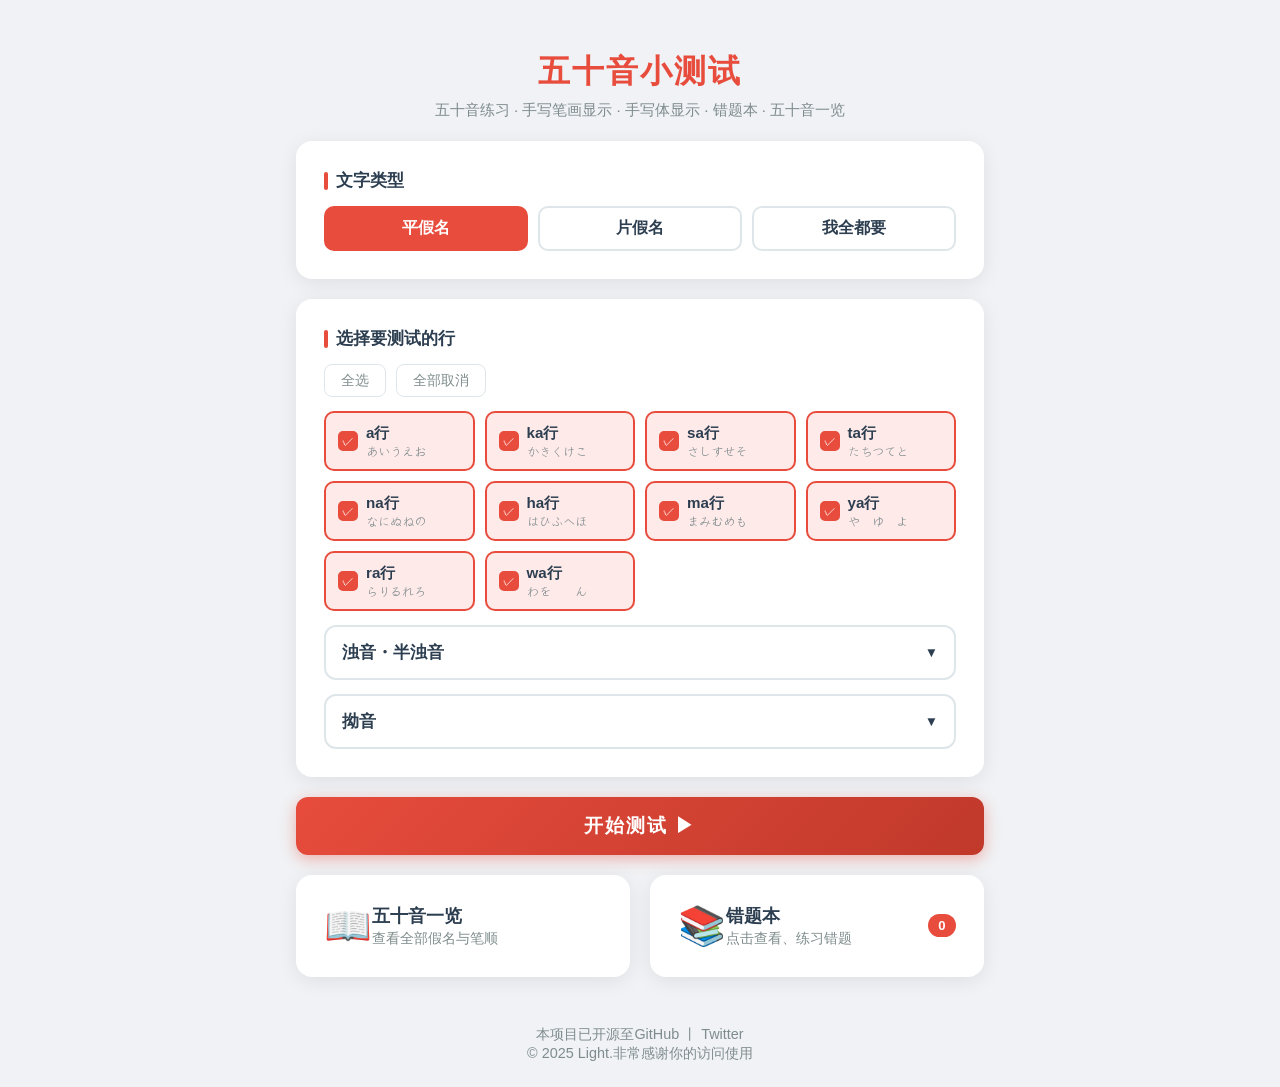
<file: index.html>
<!DOCTYPE html>
<html lang="zh-CN">
<head>
<meta charset="UTF-8">
<meta name="viewport" content="width=device-width, initial-scale=1.0">
<title>日语五十音测试</title>
<link rel="preconnect" href="https://fonts.googleapis.com">
<link rel="preconnect" href="https://fonts.gstatic.com" crossorigin>
<link href="https://fonts.googleapis.com/css2?family=Klee+One:wght@400;600&display=swap" rel="stylesheet">
<link rel="stylesheet" href="css/style.css">
</head>
<body>
<div class="container">
  <header>
    <h1 id="pageTitle">五十音小测试</h1>
    <p id="pageSubtitle">五十音练习 · 手写笔画显示 · 手写体显示 · 错题本 · 五十音一览</p>
  </header>

  <!-- ===== 设置界面 ===== -->
  <div id="setupScreen">
    <div class="card">
      <div class="section-title">文字类型</div>
      <div class="script-toggle" id="scriptToggle">
        <button data-script="hiragana" class="active">平假名</button>
        <button data-script="katakana">片假名</button>
        <button data-script="both">我全都要</button>
      </div>
    </div>
    <div class="card">
      <div class="section-title">选择要测试的行</div>
      <div class="select-all-row">
        <button onclick="selectAll(true)">全选</button>
        <button onclick="selectAll(false)">全部取消</button>
      </div>
      <div class="row-grid" id="rowGrid"></div>
      <button class="collapse-toggle" id="dakuonRowToggle" onclick="toggleCollapse('dakuonRowToggle','dakuonRowBody')" style="margin-top:14px">
        <span>浊音・半浊音</span><span class="arrow">▼</span>
      </button>
      <div class="collapse-body" id="dakuonRowBody">
        <div class="row-grid" id="dakuonRowGrid" style="margin-top:14px"></div>
      </div>
      <button class="collapse-toggle" id="youonRowToggle" onclick="toggleCollapse('youonRowToggle','youonRowBody')" style="margin-top:14px">
        <span>拗音</span><span class="arrow">▼</span>
      </button>
      <div class="collapse-body" id="youonRowBody">
        <div class="row-grid" id="youonRowGrid" style="margin-top:14px"></div>
      </div>
    </div>
    <button class="start-btn" onclick="startTest()">开始测试 ▶</button>

    <div class="big_card" style="display: flex;gap: 20px">
          <div class="card book-card" onclick="openChart()">
      <div class="book-icon">📖</div>
      <div class="book-text">
        <div class="book-title">五十音一览</div>
        <div class="book-sub">查看全部假名与笔顺</div>
      </div>
    </div>
    <div class="card book-card" onclick="openMistakeBook()">
      <div class="book-icon">📚</div>
      <div class="book-text">
        <div class="book-title">错题本</div>
        <div class="book-sub">点击查看、练习错题</div>
      </div>
      <div class="book-badge" id="bookCountBadge">0</div>
    </div>
    </div>
    
  </div>

  <!-- ===== 测试界面 ===== -->
  <div id="testScreen" class="hidden">
    <div class="card">
      <div class="progress-bar">
        <div class="progress-track"><div class="progress-fill" id="progressFill"></div></div>
        <div class="progress-text" id="progressText">0 / 0</div>
      </div>
      <div class="score-bar">
        <div class="score-item"><span class="dot dot-correct"></span>&nbsp;正确: <span id="correctCount">0</span></div>
        <div class="score-item"><span class="dot dot-wrong"></span>&nbsp;错误: <span id="wrongCount">0</span></div>
        <div class="score-item hidden" id="masteredWrap"><span class="dot" style="background:#f39c12"></span>&nbsp;已掌握: <span id="masteredCount">0</span></div>
      </div>
      <div class="test-area">
        <div><span class="kana-type-badge" id="kanaTypeBadge"></span></div>
        <div class="kana-display" id="kanaDisplay"></div>
        <div class="alt-hint">💡 chi可输ti，tsu可输tu，shi→si，fu→hu，ji→zi 等多种罗马字均可</div>
        <div class="input-area">
          <input type="text" id="romajiInput" placeholder="  " autocomplete="off" autocapitalize="off" spellcheck="false">
          <button onclick="checkAnswer()">✓</button>
        </div>
        <div class="feedback" id="feedback"></div>
        <div class="test-actions">
          <button onclick="skipQuestion()">跳过</button>
          <button class="btn-next hidden" id="nextBtn" onclick="nextQuestion()">下一题 →</button>
          <button onclick="endTest()">结束测试</button>
        </div>
      </div>
    </div>
  </div>

  <!-- ===== 结果界面 ===== -->
  <div id="resultScreen" class="hidden">
    <div class="card result-screen">
      <div class="section-title" style="justify-content:center;" id="resultTitle">测试结果</div>
      <div class="result-score" id="resultScore"></div>
      <div class="result-label" id="resultLabel"></div>
      <div class="result-detail">
        <div><div class="num" id="resCorrect" style="color:var(--success)"></div>正确</div>
        <div><div class="num" id="resWrong" style="color:var(--danger)"></div>错误</div>
        <div><div class="num" id="resTotal"></div>总计</div>
      </div>
      <div class="mistakes-section hidden" id="mistakesSection">
        <h3>📝 本次错题：</h3>
        <div class="mistake-list" id="mistakeList"></div>
      </div>
      <div style="margin-top:24px;display:flex;gap:10px;justify-content:center;flex-wrap:wrap">
        <button class="start-btn" style="max-width:260px" onclick="restartSame()">再来一次 ▶</button>
        <button class="hidden" id="resPracticeBtn" style="padding:14px 22px;border:2px solid #f39c12;border-radius:12px;background:#fff8e1;color:#856404;font-size:1em;font-weight:700;cursor:pointer;font-family:inherit" onclick="startMistakePractice()">📚 练习错题</button>
        <button style="padding:14px 22px;border:2px solid var(--border);border-radius:12px;background:var(--card);font-size:1em;font-weight:600;cursor:pointer;font-family:inherit" onclick="goSetup()">返回设置</button>
      </div>
    </div>
  </div>

  <!-- ===== 错题本界面 ===== -->
  <div id="mistakeBookScreen" class="hidden">
    <div class="card">
      <div class="section-title">📚 错题本</div>
      <div class="book-stats" id="bookStats"></div>
      <div id="bookList"></div>
    </div>
    <div class="book-actions">
      <button class="start-btn" id="bookPracticeBtn" style="max-width:100%" onclick="startMistakePractice()">练习错题 ▶</button>
      <div class="book-bottom-row">
        <button class="btn-danger" onclick="clearAllMistakes()">🗑 清空错题本</button>
        <button onclick="goSetup()">← 返回设置</button>
      </div>
    </div>
  </div>

  <!-- ===== 五十音一览界面 ===== -->
  <div id="chartScreen" class="hidden">
    <div class="card">
      <div class="section-title">清音（五十音）</div>
      <div id="seionChart"></div>

      <div class="chart-section">
        <button class="collapse-toggle" id="dakuonToggle" onclick="toggleCollapse('dakuonToggle','dakuonBody')">
          <span>浊音・半浊音</span><span class="arrow">▼</span>
        </button>
        <div class="collapse-body" id="dakuonBody">
          <div id="dakuonChart" style="margin-top:16px"></div>
        </div>
      </div>

      <div class="chart-section">
        <button class="collapse-toggle" id="youonToggle" onclick="toggleCollapse('youonToggle','youonBody')">
          <span>拗音</span><span class="arrow">▼</span>
        </button>
        <div class="collapse-body" id="youonBody">
          <div id="youonChart" style="margin-top:16px"></div>
        </div>
      </div>

      <div class="chart-section hidden" id="gaiSection">
        <div class="section-title">外来语</div>
        <div class="chart-flow" id="gaiChart"></div>
      </div>

      <!-- <div class="chart-note">💡 点击任意假名可查看笔顺动画</div> -->
      <button class="start-btn" style="margin-top:16px" onclick="goSetup()">← 返回设置</button>
    </div>
  </div>
</div>

<footer class="site-footer">
  <a href="https://github.com/Fay521/kana-romaji-quiz" target="_blank" rel="noopener">本项目已开源至GitHub</a>
  <span>丨</span>
  <a href="https://x.com/Kiss_light233" target="_blank" rel="noopener">Twitter</a>
  <br>
  <span class="copyright">© 2025 Light.非常感谢你的访问使用</span>
</footer>

<!-- ===== 笔画弹窗 ===== -->
<div class="modal-overlay hidden" id="strokeModal">
  <div class="modal">
    <div class="modal-head">
      <div class="modal-title">笔画详情</div>
      <button class="modal-close" onclick="closeStrokeModal()">✕</button>
    </div>
    <div class="dual-stage" id="dualStage"></div>
    <div class="modal-romaji" id="modalRomaji"></div>
    <div class="modal-stroke-count" id="modalStrokeCount"></div>
    <div class="stroke-num-toggle" id="numToggleWrap">
      <label><input type="checkbox" id="strokeNumToggle" checked onchange="toggleStrokeNums(this.checked)"> 显示笔画数字</label>
    </div>
    <!-- 底部重播（后续添加声音）
    <div class="stroke-actions">
      <button class="btn-replay" id="replayBtn" onclick="replayStroke()">▶ 重播</button>
    </div>
    -->
  </div>
</div>

<script src="js/stroke-data.js"></script>
<script src="js/kana-data.js"></script>
<script src="js/app.js"></script>
</body>
</html>
</file>
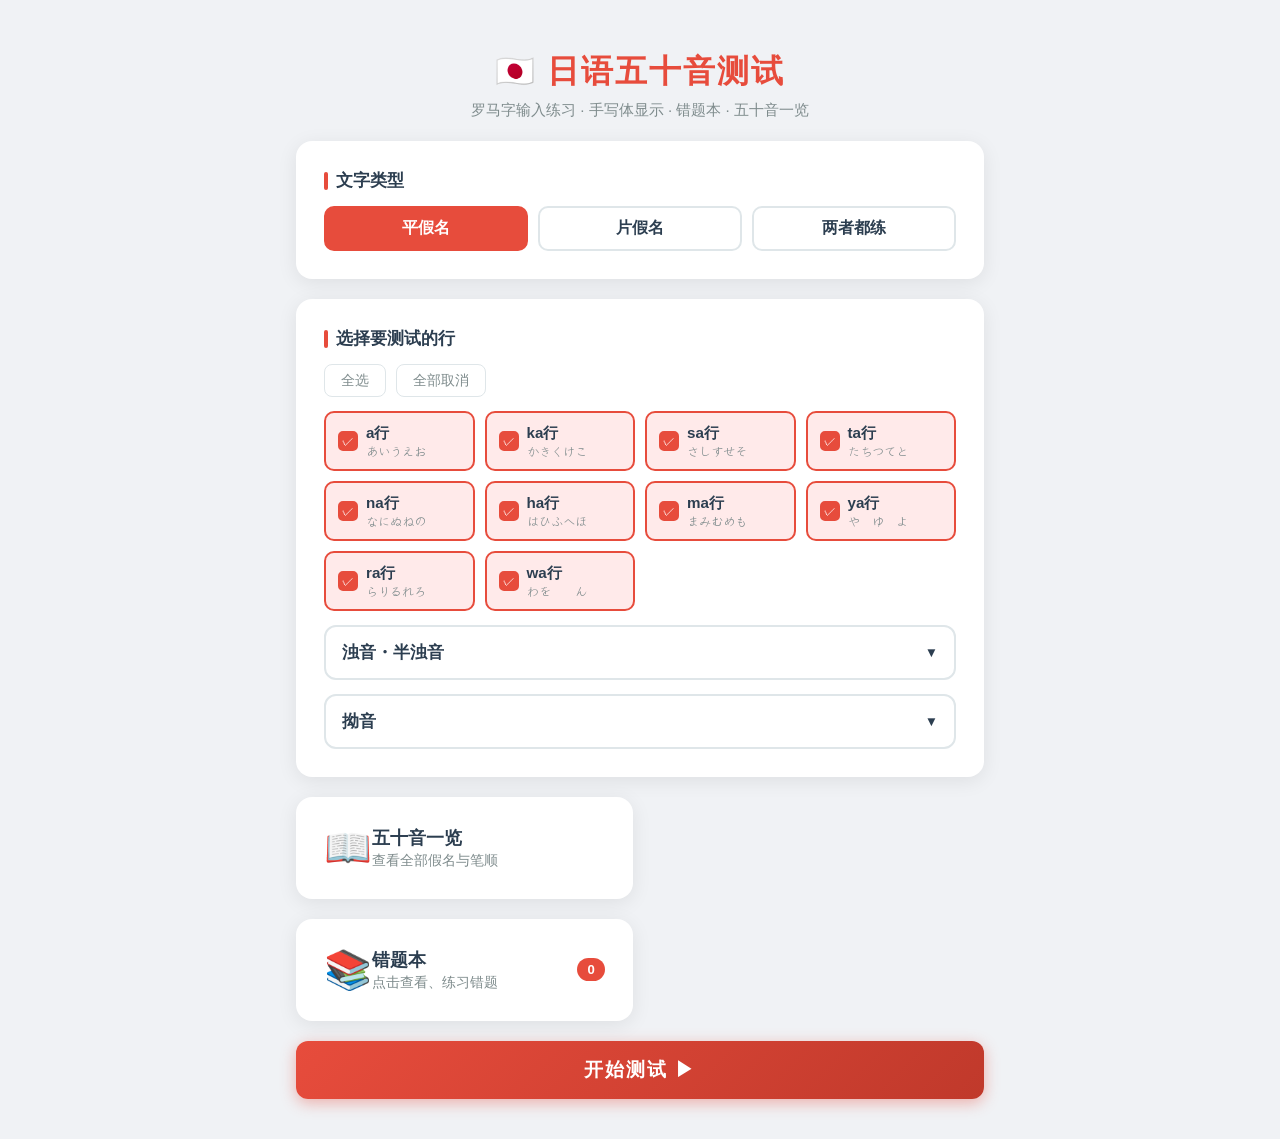
<file: kana-romaji-quiz.html>
<!DOCTYPE html>
<html lang="zh-CN">
<head>
<meta charset="UTF-8">
<meta name="viewport" content="width=device-width, initial-scale=1.0">
<title>日语五十音测试</title>
<link rel="preconnect" href="https://fonts.googleapis.com">
<link rel="preconnect" href="https://fonts.gstatic.com" crossorigin>
<link href="https://fonts.googleapis.com/css2?family=Klee+One:wght@400;600&display=swap" rel="stylesheet">
<link rel="stylesheet" href="css/style.css">
</head>
<body>
<div class="container">
  <header>
    <h1>🇯🇵 日语五十音测试</h1>
    <p>罗马字输入练习 · 手写体显示 · 错题本 · 五十音一览</p>
  </header>

  <!-- ===== 设置界面 ===== -->
  <div id="setupScreen">
    <div class="card">
      <div class="section-title">文字类型</div>
      <div class="script-toggle" id="scriptToggle">
        <button data-script="hiragana" class="active">平假名</button>
        <button data-script="katakana">片假名</button>
        <button data-script="both">两者都练</button>
      </div>
    </div>
    <div class="card">
      <div class="section-title">选择要测试的行</div>
      <div class="select-all-row">
        <button onclick="selectAll(true)">全选</button>
        <button onclick="selectAll(false)">全部取消</button>
      </div>
      <div class="row-grid" id="rowGrid"></div>
      <button class="collapse-toggle" id="dakuonRowToggle" onclick="toggleCollapse('dakuonRowToggle','dakuonRowBody')" style="margin-top:14px">
        <span>浊音・半浊音</span><span class="arrow">▼</span>
      </button>
      <div class="collapse-body" id="dakuonRowBody">
        <div class="row-grid" id="dakuonRowGrid" style="margin-top:14px"></div>
      </div>
      <button class="collapse-toggle" id="youonRowToggle" onclick="toggleCollapse('youonRowToggle','youonRowBody')" style="margin-top:14px">
        <span>拗音</span><span class="arrow">▼</span>
      </button>
      <div class="collapse-body" id="youonRowBody">
        <div class="row-grid" id="youonRowGrid" style="margin-top:14px"></div>
      </div>
    </div>
    <div class="card book-card" onclick="openChart()">
      <div class="book-icon">📖</div>
      <div class="book-text">
        <div class="book-title">五十音一览</div>
        <div class="book-sub">查看全部假名与笔顺</div>
      </div>
    </div>
    <div class="card book-card" onclick="openMistakeBook()">
      <div class="book-icon">📚</div>
      <div class="book-text">
        <div class="book-title">错题本</div>
        <div class="book-sub">点击查看、练习错题</div>
      </div>
      <div class="book-badge" id="bookCountBadge">0</div>
    </div>
    <button class="start-btn" onclick="startTest()">开始测试 ▶</button>
  </div>

  <!-- ===== 测试界面 ===== -->
  <div id="testScreen" class="hidden">
    <div class="card">
      <div class="progress-bar">
        <div class="progress-track"><div class="progress-fill" id="progressFill"></div></div>
        <div class="progress-text" id="progressText">0 / 0</div>
      </div>
      <div class="score-bar">
        <div class="score-item"><span class="dot dot-correct"></span>&nbsp;正确: <span id="correctCount">0</span></div>
        <div class="score-item"><span class="dot dot-wrong"></span>&nbsp;错误: <span id="wrongCount">0</span></div>
        <div class="score-item hidden" id="masteredWrap"><span class="dot" style="background:#f39c12"></span>&nbsp;已掌握: <span id="masteredCount">0</span></div>
      </div>
      <div class="test-area">
        <div><span class="kana-type-badge" id="kanaTypeBadge"></span></div>
        <div class="kana-display" id="kanaDisplay"></div>
        <div class="alt-hint">💡 chi可输ti，tsu可输tu，shi→si，fu→hu，ji→zi 等多种罗马字均可</div>
        <div class="input-area">
          <input type="text" id="romajiInput" placeholder="  " autocomplete="off" autocapitalize="off" spellcheck="false">
          <button onclick="checkAnswer()">✓</button>
        </div>
        <div class="feedback" id="feedback"></div>
        <div class="test-actions">
          <button onclick="skipQuestion()">跳过</button>
          <button class="btn-next hidden" id="nextBtn" onclick="nextQuestion()">下一题 →</button>
          <button onclick="endTest()">结束测试</button>
        </div>
      </div>
    </div>
  </div>

  <!-- ===== 结果界面 ===== -->
  <div id="resultScreen" class="hidden">
    <div class="card result-screen">
      <div class="section-title" style="justify-content:center;" id="resultTitle">测试结果</div>
      <div class="result-score" id="resultScore"></div>
      <div class="result-label" id="resultLabel"></div>
      <div class="result-detail">
        <div><div class="num" id="resCorrect" style="color:var(--success)"></div>正确</div>
        <div><div class="num" id="resWrong" style="color:var(--danger)"></div>错误</div>
        <div><div class="num" id="resTotal"></div>总计</div>
      </div>
      <div class="mistakes-section hidden" id="mistakesSection">
        <h3>📝 本次错题：</h3>
        <div class="mistake-list" id="mistakeList"></div>
      </div>
      <div style="margin-top:24px;display:flex;gap:10px;justify-content:center;flex-wrap:wrap">
        <button class="start-btn" style="max-width:260px" onclick="restartSame()">再来一次 ▶</button>
        <button class="hidden" id="resPracticeBtn" style="padding:14px 22px;border:2px solid #f39c12;border-radius:12px;background:#fff8e1;color:#856404;font-size:1em;font-weight:700;cursor:pointer;font-family:inherit" onclick="startMistakePractice()">📚 练习错题</button>
        <button style="padding:14px 22px;border:2px solid var(--border);border-radius:12px;background:var(--card);font-size:1em;font-weight:600;cursor:pointer;font-family:inherit" onclick="goSetup()">返回设置</button>
      </div>
    </div>
  </div>

  <!-- ===== 错题本界面 ===== -->
  <div id="mistakeBookScreen" class="hidden">
    <div class="card">
      <div class="section-title">📚 错题本</div>
      <div class="book-stats" id="bookStats"></div>
      <div id="bookList"></div>
    </div>
    <div class="book-actions">
      <button class="start-btn" id="bookPracticeBtn" style="max-width:100%" onclick="startMistakePractice()">练习错题 ▶</button>
      <div class="book-bottom-row">
        <button class="btn-danger" onclick="clearAllMistakes()">🗑 清空错题本</button>
        <button onclick="goSetup()">← 返回设置</button>
      </div>
    </div>
  </div>

  <!-- ===== 五十音一览界面 ===== -->
  <div id="chartScreen" class="hidden">
    <div class="card">
      <div class="chart-toggle" id="chartToggle">
        <button data-script="hiragana" class="active" onclick="setChartScript('hiragana')">平假名</button>
        <button data-script="katakana" onclick="setChartScript('katakana')">片假名</button>
      </div>

      <div class="section-title">清音（五十音）</div>
      <div id="seionChart"></div>

      <div class="chart-section">
        <button class="collapse-toggle" id="dakuonToggle" onclick="toggleCollapse('dakuonToggle','dakuonBody')">
          <span>浊音・半浊音</span><span class="arrow">▼</span>
        </button>
        <div class="collapse-body" id="dakuonBody">
          <div id="dakuonChart" style="margin-top:16px"></div>
        </div>
      </div>

      <div class="chart-section">
        <button class="collapse-toggle" id="youonToggle" onclick="toggleCollapse('youonToggle','youonBody')">
          <span>拗音</span><span class="arrow">▼</span>
        </button>
        <div class="collapse-body" id="youonBody">
          <div id="youonChart" style="margin-top:16px"></div>
        </div>
      </div>

      <div class="chart-section hidden" id="gaiSection">
        <div class="section-title">外来语音（片假名）</div>
        <div class="chart-flow" id="gaiChart"></div>
      </div>

      <div class="chart-note">💡 点击任意假名可查看笔顺动画</div>
      <button class="start-btn" style="margin-top:16px" onclick="goSetup()">← 返回设置</button>
    </div>
  </div>
</div>

<!-- ===== 笔画弹窗 ===== -->
<div class="modal-overlay hidden" id="strokeModal">
  <div class="modal">
    <div class="modal-head">
      <div class="modal-title">
        <span class="mk-char" id="modalChar"></span>
        <span class="mk-meta" id="modalMeta"></span>
      </div>
      <button class="modal-close" onclick="closeStrokeModal()">✕</button>
    </div>
    <div class="stroke-stage" id="strokeStage">
      <svg class="stroke-svg" id="strokeSvg" viewBox="0 0 109 109"></svg>
    </div>
    <div class="combo-stage hidden" id="comboStage">
      <div class="combo-grid" id="comboGrid"></div>
    </div>
    <div class="modal-romaji" id="modalRomaji"></div>
    <div class="modal-stroke-count" id="modalStrokeCount"></div>
    <div class="stroke-num-toggle" id="numToggleWrap">
      <label><input type="checkbox" id="strokeNumToggle" checked onchange="toggleStrokeNums(this.checked)"> 显示笔画数字</label>
    </div>
    <div class="stroke-actions">
      <button class="btn-replay" id="replayBtn" onclick="replayStroke()">▶ 重播</button>
      <button onclick="closeStrokeModal()">关闭</button>
    </div>
  </div>
</div>

<script src="js/stroke-data.js"></script>
<script src="js/kana-data.js"></script>
<script src="js/app.js"></script>
</body>
</html>
</file>
<file: css/style.css>
:root {
  --primary: #e74c3c;
  --primary-dark: #c0392b;
  --success: #27ae60;
  --danger: #e74c3c;
  --bg: #f0f2f5;
  --card: #fff;
  --text: #2c3e50;
  --text-light: #7f8c8d;
  --border: #dfe6e9;
  --shadow: 0 4px 20px rgba(0, 0, 0, .08)
}

* {
  margin: 0;
  padding: 0;
  box-sizing: border-box
}

body {
  font-family: 'Segoe UI', 'SimSun', '宋体', sans-serif;
  background: var(--bg);
  color: var(--text);
  min-height: 100vh
}

.container {
  max-width: 720px;
  margin: 0 auto;
  padding: 20px 16px
}

header {
  text-align: center;
  padding: 30px 0 20px
}

header h1 {
  font-size: 2em;
  color: var(--primary);
  letter-spacing: 2px
}

header p {
  color: var(--text-light);
  margin-top: 6px;
  font-size: .95em
}

.card {
  background: var(--card);
  border-radius: 16px;
  box-shadow: var(--shadow);
  padding: 28px;
  margin-bottom: 20px
}

.section-title {
  font-size: 1.05em;
  font-weight: 700;
  margin-bottom: 14px;
  display: flex;
  align-items: center;
  gap: 8px
}

.section-title::before {
  content: '';
  display: inline-block;
  width: 4px;
  height: 18px;
  background: var(--primary);
  border-radius: 2px
}

.script-toggle {
  display: flex;
  gap: 10px;
  flex-wrap: wrap
}

.script-toggle button {
  flex: 1;
  min-width: 100px;
  padding: 10px 16px;
  border: 2px solid var(--border);
  border-radius: 10px;
  background: var(--card);
  color: var(--text);
  font-size: 1em;
  font-weight: 600;
  cursor: pointer;
  transition: all .2s;
  font-family: inherit
}

.script-toggle button:hover {
  border-color: var(--primary);
  color: var(--primary)
}

.script-toggle button.active {
  background: var(--primary);
  border-color: var(--primary);
  color: #fff
}

.row-grid {
  display: grid;
  grid-template-columns: repeat(auto-fill, minmax(140px, 1fr));
  gap: 10px
}

.row-item {
  display: flex;
  align-items: center;
  gap: 8px;
  padding: 10px 12px;
  border: 2px solid var(--border);
  border-radius: 10px;
  cursor: pointer;
  transition: all .2s;
  user-select: none
}

.row-item:hover {
  border-color: var(--primary);
  background: #fff5f5
}

.row-item.selected {
  border-color: var(--primary);
  background: #ffeaea
}

.row-check {
  width: 20px;
  height: 20px;
  border: 2px solid var(--border);
  border-radius: 5px;
  display: flex;
  align-items: center;
  justify-content: center;
  flex-shrink: 0;
  transition: all .2s;
  font-size: 12px;
  color: #fff
}

.row-item.selected .row-check {
  background: var(--primary);
  border-color: var(--primary)
}

.row-label {
  font-weight: 600;
  font-size: .95em;
  line-height: 1.3
}

.row-label small {
  display: block;
  font-weight: 400;
  color: var(--text-light);
  font-size: .82em;
  font-family: 'Klee One', 'Yu Mincho', 'Hiragino Mincho ProN', 'SimSun', '宋体', serif
}

.select-all-row {
  display: flex;
  gap: 10px;
  margin-bottom: 14px
}

.select-all-row button {
  padding: 6px 16px;
  border: 1.5px solid var(--border);
  border-radius: 8px;
  background: var(--card);
  color: var(--text-light);
  font-size: .88em;
  cursor: pointer;
  transition: all .2s;
  font-family: inherit
}

.select-all-row button:hover {
  border-color: var(--primary);
  color: var(--primary)
}

.start-btn {
  display: block;
  width: 100%;
  padding: 16px;
  margin-bottom: 20px;
  border: none;
  border-radius: 12px;
  background: linear-gradient(135deg, #e74c3c, #c0392b);
  color: #fff;
  font-size: 1.2em;
  font-weight: 700;
  letter-spacing: 2px;
  cursor: pointer;
  transition: all .3s;
  box-shadow: 0 4px 15px rgba(231, 76, 60, .4);
  font-family: inherit
}

.start-btn:hover {
  transform: translateY(-2px);
  box-shadow: 0 6px 25px rgba(231, 76, 60, .5)
}

.start-btn:active {
  transform: translateY(0)
}

.kana-display {
  font-size: 8em;
  line-height: 1.2;
  padding: 20px 0;
  min-height: 200px;
  display: flex;
  align-items: center;
  justify-content: center;
  font-family: 'Klee One', 'Yu Mincho', '游明朝', 'Hiragino Mincho ProN', serif;
  font-weight: 400
}

.test-area {
  text-align: center
}

.progress-bar {
  display: flex;
  align-items: center;
  gap: 14px;
  margin-bottom: 20px
}

.progress-track {
  flex: 1;
  height: 8px;
  background: var(--border);
  border-radius: 4px;
  overflow: hidden
}

.progress-fill {
  height: 100%;
  background: linear-gradient(90deg, #e74c3c, #f39c12);
  border-radius: 4px;
  transition: width .4s ease
}

.progress-text {
  font-size: .88em;
  color: var(--text-light);
  white-space: nowrap;
  font-weight: 600
}

.score-bar {
  display: flex;
  justify-content: center;
  gap: 24px;
  margin-bottom: 16px;
  font-size: .95em
}

.score-item {
  display: flex;
  align-items: center;
  gap: 6px;
  font-weight: 600
}

.dot {
  width: 10px;
  height: 10px;
  border-radius: 50%;
  display: inline-block
}

.dot-correct {
  background: var(--success)
}

.dot-wrong {
  background: var(--danger)
}

.kana-type-badge {
  display: inline-block;
  padding: 3px 12px;
  border-radius: 20px;
  font-size: .78em;
  font-weight: 600;
  margin-bottom: 6px;
  font-family: 'Klee One', 'Yu Mincho', 'Hiragino Mincho ProN', 'SimSun', '宋体', serif
}

.badge-hira {
  background: #e8f8f5;
  color: #1abc9c
}

.badge-kata {
  background: #f0e6ff;
  color: #8e44ad
}

.badge-practice {
  background: #fff3cd;
  color: #856404
}

.input-area {
  display: flex;
  gap: 10px;
  max-width: 400px;
  margin: 0 auto 16px
}

.input-area input {
  flex: 1;
  padding: 14px 18px;
  border: 2.5px solid var(--border);
  border-radius: 12px;
  font-size: 1.2em;
  text-align: center;
  outline: none;
  transition: border-color .2s;
  text-transform: lowercase;
  font-family: 'Segoe UI', sans-serif
}

.input-area input:focus {
  border-color: var(--primary)
}

.input-area input.correct {
  border-color: var(--success);
  background: #f0fff4
}

.input-area input.wrong {
  border-color: var(--danger);
  background: #fff5f5
}

.input-area button {
  padding: 14px 24px;
  border: none;
  border-radius: 12px;
  background: var(--primary);
  color: #fff;
  font-size: 1em;
  font-weight: 700;
  cursor: pointer;
  transition: background .2s;
  font-family: 'Segoe UI', sans-serif
}

.input-area button:hover {
  background: var(--primary-dark)
}

.alt-hint {
  font-size: .82em;
  color: var(--text-light);
  margin-bottom: 14px
}

.feedback {
  font-size: 1.15em;
  font-weight: 700;
  min-height: 36px;
  margin-bottom: 12px;
  transition: all .3s
}

.feedback.correct {
  color: var(--success)
}

.feedback.wrong {
  color: var(--danger)
}

.test-actions {
  display: flex;
  gap: 10px;
  justify-content: center;
  margin-top: 8px;
  flex-wrap: wrap
}

.test-actions button {
  padding: 10px 24px;
  border: 2px solid var(--border);
  border-radius: 10px;
  background: var(--card);
  color: var(--text);
  font-size: .92em;
  font-weight: 600;
  cursor: pointer;
  transition: all .2s;
  font-family: inherit
}

.test-actions button:hover {
  border-color: var(--primary);
  color: var(--primary)
}

.btn-next {
  background: var(--primary) !important;
  border-color: var(--primary) !important;
  color: #fff !important
}

.btn-next:hover {
  background: var(--primary-dark) !important;
  color: #fff !important
}

.result-screen {
  text-align: center
}

.result-score {
  font-size: 4em;
  font-weight: 800;
  margin: 20px 0 10px
}

.result-label {
  font-size: 1.1em;
  color: var(--text-light);
  margin-bottom: 24px
}

.result-detail {
  display: flex;
  justify-content: center;
  gap: 32px;
  margin-bottom: 28px;
  font-size: 1em
}

.result-detail .num {
  font-size: 1.8em;
  font-weight: 800
}

.mistakes-section {
  text-align: left;
  margin-top: 20px
}

.mistakes-section h3 {
  font-size: 1em;
  margin-bottom: 12px;
  color: var(--text-light)
}

.mistake-list {
  display: grid;
  grid-template-columns: repeat(auto-fill, minmax(200px, 1fr));
  gap: 8px
}

.mistake-item {
  display: flex;
  align-items: center;
  gap: 10px;
  padding: 10px 14px;
  background: #fff5f5;
  border-radius: 10px;
  border-left: 4px solid var(--danger)
}

.mistake-item .mk-char {
  font-size: 1.5em;
  font-weight: 700;
  font-family: 'Klee One', 'Yu Mincho', serif
}

.mistake-item .mk-info {
  font-size: .88em;
  color: var(--text-light)
}

.mistake-item .mk-info strong {
  color: var(--text)
}

.mistake-item .mk-info small {
  font-family: 'Klee One', 'Yu Mincho', 'Hiragino Mincho ProN', 'SimSun', '宋体', serif
}

/* 错题本 */
.book-card {
  cursor: pointer;
  transition: all .2s;
  display: flex;
  align-items: center;
  
  width:49%;
}

.book-card:hover {
  transform: translateY(-2px);
  box-shadow: 0 6px 25px rgba(0, 0, 0, .12)
}

.book-icon {
  font-size: 2.4em
}

.book-text {
  flex: 1
}

.book-text .book-title {
  font-size: 1.1em;
  font-weight: 700
}

.book-text .book-sub {
  font-size: .85em;
  color: var(--text-light);
  margin-top: 2px
}

.book-badge {
  background: var(--primary);
  color: #fff;
  font-size: .82em;
  font-weight: 700;
  padding: 4px 10px;
  border-radius: 20px;
  min-width: 28px;
  text-align: center
}

.book-item {
  display: flex;
  align-items: center;
  gap: 12px;
  padding: 12px 14px;
  border: 1.5px solid var(--border);
  border-radius: 12px;
  margin-bottom: 8px;
  transition: all .2s
}

.book-item:hover {
  border-color: #ffb3b3;
  background: #fffafa
}

.book-item .bi-char {
  font-size: 2em;
  min-width: 50px;
  text-align: center;
  font-family: 'Klee One', 'Yu Mincho', serif
}

.book-item .bi-info {
  flex: 1
}

.book-item .bi-romaji {
  font-weight: 700;
  font-size: 1em
}

.book-item .bi-meta {
  font-size: .78em;
  color: var(--text-light);
  margin-top: 3px;
  display: flex;
  align-items: center;
  gap: 8px;
  flex-wrap: wrap
}

.book-item .bi-meta .tag {
  display: inline-block;
  padding: 1px 8px;
  border-radius: 10px;
  font-size: .75em;
  font-weight: 600
}

.tag-hira {
  background: #e8f8f5;
  color: #1abc9c;
  font-family: 'Klee One', 'Yu Mincho', 'Hiragino Mincho ProN', 'SimSun', '宋体', serif
}

.tag-kata {
  background: #f0e6ff;
  color: #8e44ad;
  font-family: 'Klee One', 'Yu Mincho', 'Hiragino Mincho ProN', 'SimSun', '宋体', serif
}

.streak-dots {
  display: inline-flex;
  gap: 3px;
  vertical-align: middle
}

.streak-dot {
  width: 10px;
  height: 10px;
  border-radius: 50%;
  border: 2px solid #ccc;
  background: transparent;
  display: inline-block
}

.streak-dot.filled {
  background: var(--success);
  border-color: var(--success)
}

.bi-remove {
  width: 32px;
  height: 32px;
  border: 2px solid var(--border);
  border-radius: 8px;
  background: var(--card);
  color: var(--text-light);
  font-size: 1em;
  cursor: pointer;
  transition: all .2s;
  display: flex;
  align-items: center;
  justify-content: center;
  flex-shrink: 0
}

.bi-remove:hover {
  border-color: var(--danger);
  color: var(--danger);
  background: #fff5f5
}

.book-empty {
  text-align: center;
  padding: 50px 20px;
  color: var(--text-light)
}

.book-empty .empty-icon {
  font-size: 3em;
  margin-bottom: 12px
}

.book-stats {
  display: flex;
  justify-content: center;
  gap: 24px;
  margin-bottom: 18px;
  font-size: .92em
}

.book-stats span {
  font-weight: 700
}

.book-actions {
  display: flex;
  flex-direction: column;
  gap: 10px
}

.book-bottom-row {
  display: flex;
  gap: 10px
}

.book-bottom-row button {
  flex: 1;
  padding: 12px;
  border: 2px solid var(--border);
  border-radius: 10px;
  background: var(--card);
  color: var(--text);
  font-weight: 600;
  cursor: pointer;
  transition: all .2s;
  font-family: inherit;
  font-size: .92em
}

.book-bottom-row button:hover {
  border-color: var(--primary);
  color: var(--primary)
}

.book-bottom-row .btn-danger {
  color: var(--danger)
}

.book-bottom-row .btn-danger:hover {
  border-color: var(--danger);
  background: #fff5f5
}

/* ===== 五十音一览 ===== */
.chart-toggle {
  display: flex;
  gap: 10px;
  flex-wrap: wrap;
  margin-bottom: 18px
}

.chart-toggle button {
  flex: 1;
  min-width: 100px;
  padding: 10px 16px;
  border: 2px solid var(--border);
  border-radius: 10px;
  background: var(--card);
  color: var(--text);
  font-size: 1em;
  font-weight: 600;
  cursor: pointer;
  transition: all .2s;
  font-family: inherit
}

.chart-toggle button:hover {
  border-color: var(--primary);
  color: var(--primary)
}

.chart-toggle button.active {
  background: var(--primary);
  border-color: var(--primary);
  color: #fff
}

.chart-section {
  margin-bottom: 10px
}

.chart-section+.chart-section {
  margin-top: 16px
}

.collapse-toggle {
  width: 100%;
  display: flex;
  align-items: center;
  justify-content: space-between;
  gap: 10px;
  padding: 14px 16px;
  border: 2px solid var(--border);
  border-radius: 12px;
  background: var(--card);
  color: var(--text);
  font-size: 1.05em;
  font-weight: 700;
  cursor: pointer;
  transition: all .2s;
  font-family: inherit
}

.collapse-toggle:hover {
  border-color: var(--primary);
  color: var(--primary)
}

.collapse-toggle .arrow {
  transition: transform .3s;
  font-size: .8em
}

.collapse-toggle.open .arrow {
  transform: rotate(180deg)
}

.collapse-body {
  overflow: hidden;
  max-height: 0;
  transition: max-height .35s ease
}

.collapse-body.open {
  max-height: 2000px
}

.chart-row {
  display: flex;
  gap: 8px;
  margin-bottom: 8px
}

.chart-row-head {
  width: 46px;
  flex-shrink: 0;
  display: flex;
  align-items: center;
  justify-content: center;
  font-weight: 700;
  color: var(--primary);
  font-size: 1.3em;
  border-right: 2px solid var(--border);
  font-family: 'Klee One', 'Yu Mincho', serif
}

.chart-row-cells {
  flex: 1;
  display: grid;
  grid-template-columns: repeat(5, 1fr);
  gap: 8px
}

.chart-row-cells.cols-3 {
  grid-template-columns: repeat(3, 1fr)
}

.chart-row-cells.cols-6 {
  grid-template-columns: repeat(6, 1fr)
}

.chart-cell {
  padding: 12px 0;
  font-size: 1.7em;
  border: 2px solid var(--border);
  border-radius: 10px;
  background: var(--card);
  color: var(--text);
  cursor: pointer;
  transition: all .2s;
  font-family: 'Klee One', 'Yu Mincho', serif;
  line-height: 1.2;
  text-align: center
}

.chart-cell .k {
  display: flex;
  align-items: center;
  justify-content: center;
  gap: 4px
}

.chart-cell .sep {
  color: var(--text-light)
}

.chart-cell:hover {
  border-color: var(--primary);
  color: var(--primary);
  transform: translateY(-2px);
  box-shadow: 0 4px 12px rgba(231, 76, 60, .15)
}

.chart-cell .romaji {
  display: block;
  font-size: .45em;
  color: var(--text-light);
  font-family: 'Segoe UI', sans-serif;
  font-weight: 600;
  margin-top: 2px
}

.chart-cell:hover .romaji {
  color: var(--primary)
}

.chart-cell.empty {
  visibility: hidden;
  pointer-events: none
}

.chart-flow {
  display: grid;
  grid-template-columns: repeat(auto-fill, minmax(86px, 1fr));
  gap: 8px
}

.chart-flow .chart-cell {
  font-size: 1.5em;
  padding: 10px 0
}

.chart-note {
  font-size: .82em;
  color: var(--text-light);
  margin-top: 12px;
  line-height: 1.6
}

/* ===== 笔画弹窗 ===== */
.modal-overlay {
  position: fixed;
  inset: 0;
  background: rgba(44, 62, 80, .5);
  display: flex;
  align-items: center;
  justify-content: center;
  z-index: 100;
  padding: 16px;
  animation: fadeIn .2s ease
}

.modal {
  background: var(--card);
  border-radius: 18px;
  width: 100%;
  max-width: 521px;
  padding: 24px;
  box-shadow: 0 12px 50px rgba(0, 0, 0, .25);
  animation: popIn .25s ease
}

/* 竖屏时收窄弹窗 */
@media (orientation: portrait) {
  .modal {
    max-width: 92vw
  }

  .dual-panel .stroke-svg {
    width: 140px
  }
}

.modal-head {
  display: flex;
  align-items: flex-start;
  justify-content: space-between;
  margin-bottom: 6px
}

.modal-title {
  font-size: 1.05em;
  font-weight: 700;
  display: flex;
  align-items: center;
  gap: 10px
}

.modal-title .mk-char {
  font-size: 2.2em;
  font-family: 'Klee One', 'Yu Mincho', serif;
  line-height: 1
}

.modal-title .mk-meta {
  font-size: .8em;
  color: var(--text-light);
  font-weight: 600
}

.modal-close {
  width: 34px;
  height: 34px;
  border: 2px solid var(--border);
  border-radius: 9px;
  background: var(--card);
  color: var(--text-light);
  font-size: 1.1em;
  cursor: pointer;
  transition: all .2s;
  display: flex;
  align-items: center;
  justify-content: center;
  flex-shrink: 0
}

.modal-close:hover {
  border-color: var(--danger);
  color: var(--danger)
}

.stroke-stage {
  display: flex;
  justify-content: center;
  padding: 8px 0 4px
}

.stroke-svg {
  width: 210px;
  max-width: 100%;
  height: auto;
  display: block
}

.stroke-svg .kvg-path {
  fill: none;
  stroke: var(--text);
  stroke-width: 5;
  stroke-linecap: round;
  stroke-linejoin: round
}

.stroke-svg .stroke-num {
  fill: #aaa;
  font-size: 11px;
  font-weight: 700;
  font-family: 'Segoe UI', sans-serif
}

.modal-romaji {
  text-align: center;
  font-size: 1.4em;
  font-weight: 700;
  margin: 10px 0 2px
}

.modal-stroke-count {
  text-align: center;
  font-size: .85em;
  color: var(--text-light);
  margin-bottom: 14px
}

.stroke-actions {
  display: flex;
  gap: 10px
}

.stroke-actions button {
  flex: 1;
  padding: 11px;
  border: 2px solid var(--border);
  border-radius: 10px;
  background: var(--card);
  color: var(--text);
  font-weight: 600;
  cursor: pointer;
  transition: all .2s;
  font-family: inherit;
  font-size: .92em
}

.stroke-actions button:hover {
  border-color: var(--primary);
  color: var(--primary)
}

.stroke-actions .btn-replay {
  background: var(--primary);
  border-color: var(--primary);
  color: #fff
}

.stroke-actions .btn-replay:hover {
  background: var(--primary-dark);
  color: #fff
}

/* 笔画数字开关 */
.stroke-num-toggle {
  display: flex;
  justify-content: center;
  margin-bottom: 12px;
  font-size: .85em;
  color: var(--text-light)
}

.stroke-num-toggle label {
  display: flex;
  align-items: center;
  gap: 6px;
  cursor: pointer;
  font-family: 'Segoe UI', sans-serif
}

.stroke-num-toggle input {
  accent-color: var(--primary)
}

/* 田字格（虚线） */
.stroke-svg .tian-grid rect,
.stroke-svg .tian-grid line {
  stroke: #c5cdd2;
  stroke-width: 1;
  stroke-dasharray: 5 4;
  fill: none
}

/* 组合字（拗音/外来语）分格显示 */
.combo-stage {
  display: flex;
  justify-content: center;
  padding: 14px 0 4px
}

.combo-grid {
  display: flex;
  gap: 8px
}

.combo-cell {
  width: 88px;
  height: 88px;
  border: 1.5px dashed #c5cdd2;
  border-radius: 4px;
  display: flex;
  align-items: center;
  justify-content: center;
  font-family: 'Klee One', 'Yu Mincho', serif;
  color: var(--text)
}

.combo-cell.big {
  font-size: 3.6em
}

.combo-cell.small {
  font-size: 2em
}

/* 双栏（左平假名 右片假名） */
.dual-stage {
  display: flex;
  justify-content: center;
  align-items: flex-start;
  gap: 24px;
  padding: 8px 0 4px
}

.dual-panel {
  display: flex;
  flex-direction: column;
  align-items: center;
  gap: 6px
}

.dual-label {
  font-size: .8em;
  color: var(--text-light);
  font-weight: 600
}

.panel-replay {
  padding: 4px 12px;
  font-size: .78em;
  border: 1.5px solid var(--border);
  border-radius: 8px;
  background: var(--card);
  color: var(--text-light);
  cursor: pointer;
  transition: all .2s;
  font-family: inherit
}

.panel-replay:hover {
  border-color: var(--primary);
  color: var(--primary)
}

.dual-panel .stroke-svg {
  width: 200px
}

.dual-panel .combo-cell {
  width: 64px;
  height: 64px
}

.dual-panel .combo-cell.big {
  font-size: 2.6em
}

.dual-panel .combo-cell.small {
  font-size: 1.5em
}

.dual-stage.single .stroke-svg {
  width: 210px
}

.dual-stage.single .combo-cell {
  width: 88px;
  height: 88px
}

.dual-stage.single .combo-cell.big {
  font-size: 3.6em
}

.dual-stage.single .combo-cell.small {
  font-size: 2em
}

@keyframes fadeIn {
  from {
    opacity: 0
  }

  to {
    opacity: 1
  }
}

@keyframes popIn {
  from {
    opacity: 0;
    transform: scale(.94)
  }

  to {
    opacity: 1;
    transform: scale(1)
  }
}

.hidden {
  display: none !important
}

/* 页脚小尾巴 */
.site-footer {
  text-align: center;
  padding: 8px 16px 24px;
  font-size: .9em;
  color: var(--text-light)
}

.site-footer a {
  color: var(--text-light);
  text-decoration: none;
  transition: color .2s
}

.site-footer a:hover {
  color: var(--primary)
}

.site-footer .sep {
  margin: 0 8px;
  color: var(--border)
}

@media(max-width:520px) {
  .container {
    padding: 12px 10px
  }

  .card {
    padding: 20px 16px
  }

  .kana-display {
    font-size: 5.5em;
    min-height: 150px
  }

  header h1 {
    font-size: 1.5em
  }

  .row-grid {
    grid-template-columns: repeat(auto-fill, minmax(120px, 1fr))
  }

  .score-bar {
    gap: 16px;
    font-size: .85em
  }

  .book-item {
    gap: 8px;
    padding: 10px
  }

  .book-item .bi-char {
    font-size: 1.6em;
    min-width: 40px
  }

  .chart-cell {
    font-size: 1.4em;
    padding: 10px 0
  }

  .chart-row-head {
    width: 38px;
    font-size: 1.1em
  }

  .stroke-svg {
    width: 180px
  }
}
</file>
